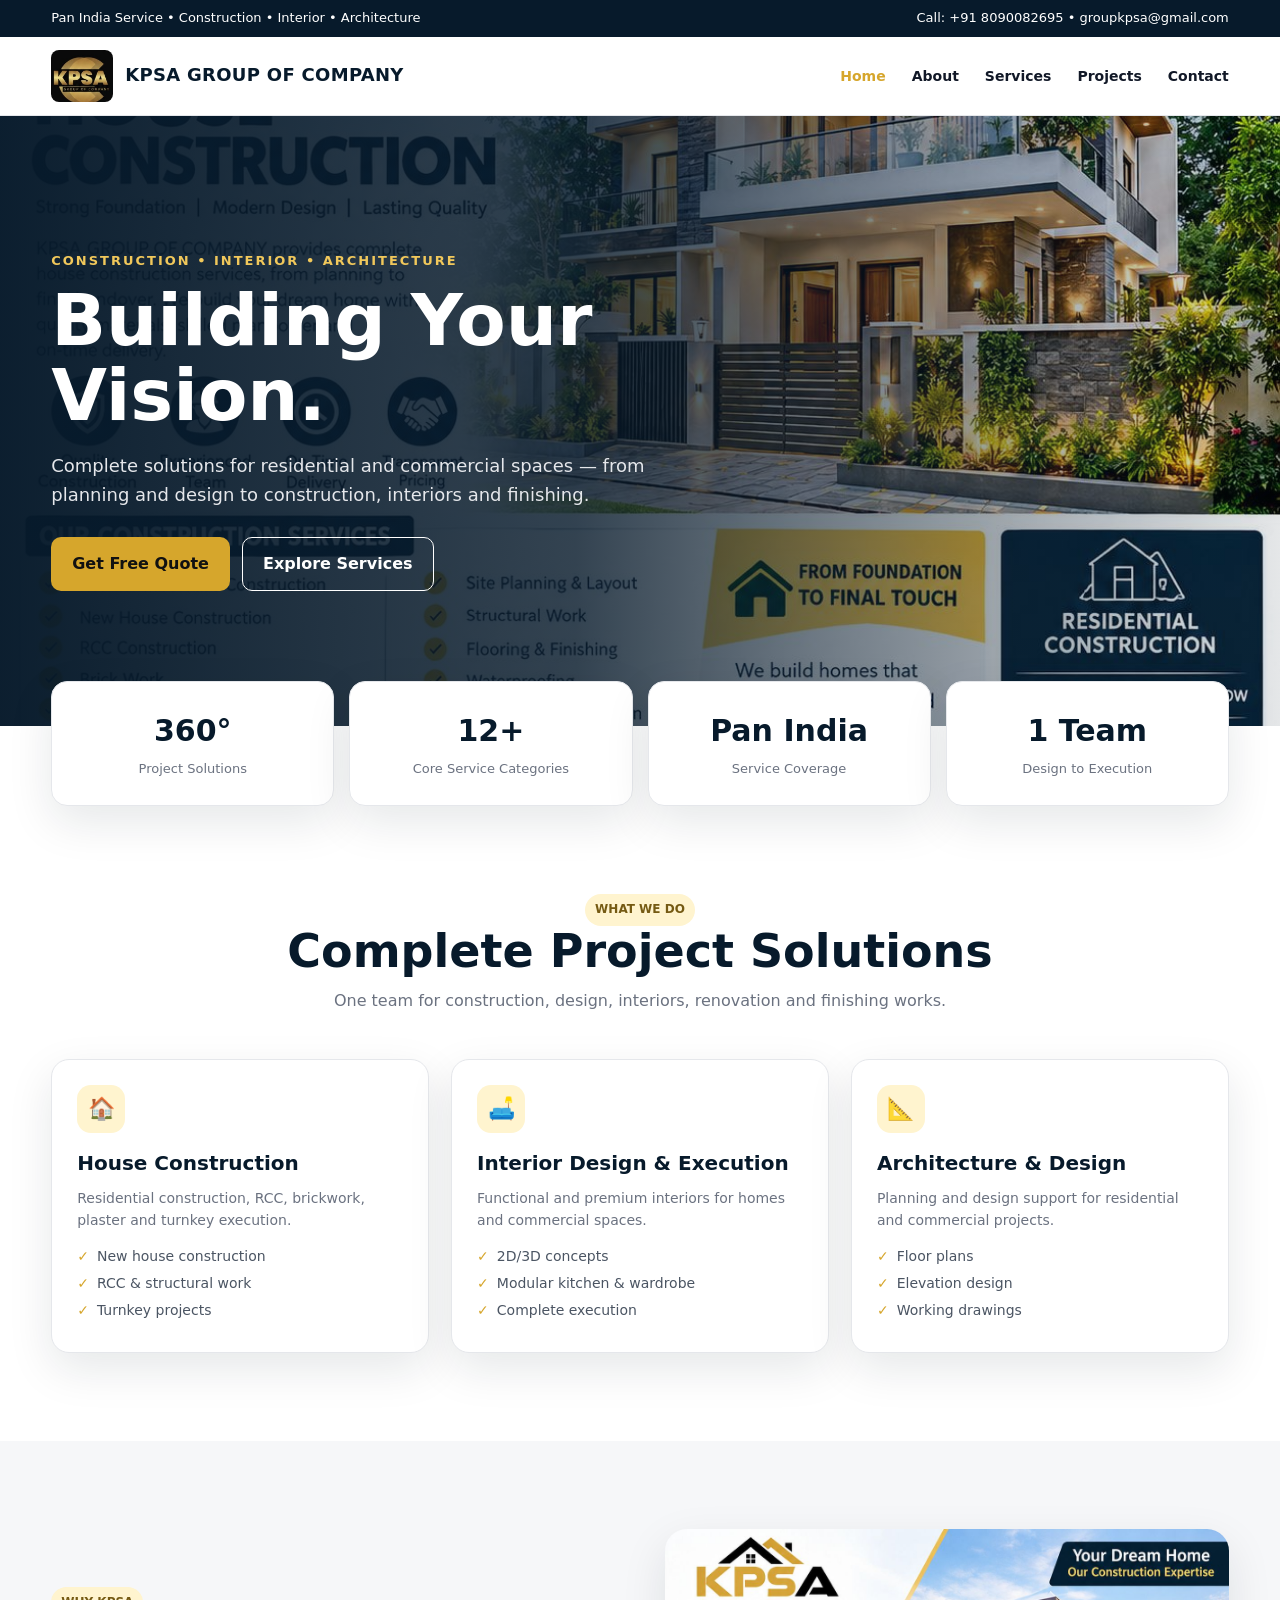
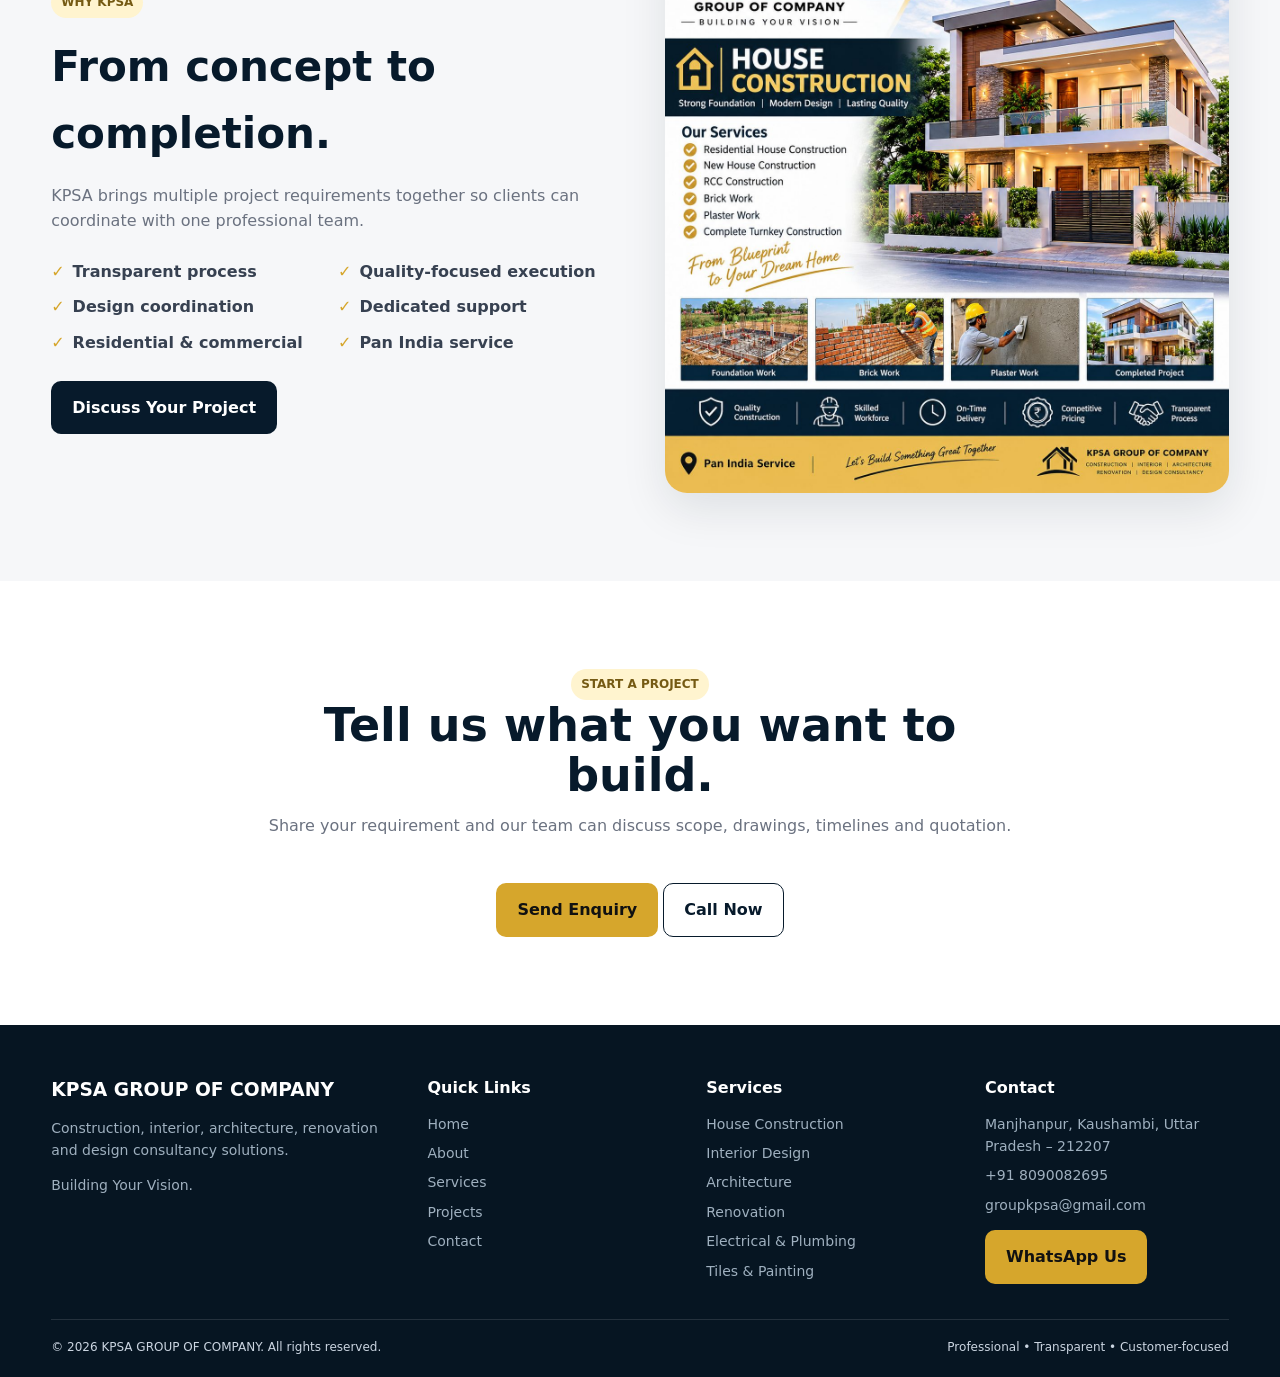
<file: index.html>
<!doctype html>
<html lang="en">
<head>
<meta charset="utf-8">
<meta name="viewport" content="width=device-width,initial-scale=1">
<title>Home | KPSA GROUP OF COMPANY</title>
<meta name="description" content="KPSA Group of Company — construction, interior, architecture, renovation and design consultancy services across India.">
<meta name="theme-color" content="#071a2b">
<link rel="stylesheet" href="styles.css">
</head><body>
<div class="topbar"><div class="container"><span>Pan India Service • Construction • Interior • Architecture</span><span>Call: +91 8090082695 • groupkpsa@gmail.com</span></div></div>
<header class="navbar"><div class="container nav-inner">
<a class="brand" href="index.html"><img src="assets/kpsa-logo.jpg" alt="KPSA Group of Company logo"><span>KPSA GROUP OF COMPANY</span></a>
<nav class="navlinks"><a class="active" href="index.html">Home</a><a class="" href="about.html">About</a><a class="" href="services.html">Services</a><a class="" href="projects.html">Projects</a><a class="" href="contact.html">Contact</a></nav>
<button class="menu" aria-label="Open menu">☰</button>
</div></header>

<section class="hero"><div class="container"><div class="hero-content">
<div class="eyebrow">Construction • Interior • Architecture</div>
<h1>Building Your Vision.</h1>
<p>Complete solutions for residential and commercial spaces — from planning and design to construction, interiors and finishing.</p>
<div class="actions"><a class="btn btn-gold" href="contact.html">Get Free Quote</a><a class="btn btn-outline" style="background:transparent;color:#fff;border-color:#fff" href="services.html">Explore Services</a></div>
</div></div></section>
<section class="container stats">
<div class="stat"><strong>360°</strong><span>Project Solutions</span></div><div class="stat"><strong>12+</strong><span>Core Service Categories</span></div><div class="stat"><strong>Pan India</strong><span>Service Coverage</span></div><div class="stat"><strong>1 Team</strong><span>Design to Execution</span></div>
</section>
<section class="section"><div class="container"><div class="section-head"><span class="badge">WHAT WE DO</span><h2>Complete Project Solutions</h2><p>One team for construction, design, interiors, renovation and finishing works.</p></div>
<div class="grid grid-3">
<div class="card service"><div class="icon">🏠</div><h3>House Construction</h3><p>Residential construction, RCC, brickwork, plaster and turnkey execution.</p><ul><li>New house construction</li><li>RCC & structural work</li><li>Turnkey projects</li></ul></div>
<div class="card service"><div class="icon">🛋️</div><h3>Interior Design & Execution</h3><p>Functional and premium interiors for homes and commercial spaces.</p><ul><li>2D/3D concepts</li><li>Modular kitchen & wardrobe</li><li>Complete execution</li></ul></div>
<div class="card service"><div class="icon">📐</div><h3>Architecture & Design</h3><p>Planning and design support for residential and commercial projects.</p><ul><li>Floor plans</li><li>Elevation design</li><li>Working drawings</li></ul></div>
</div></div></section>
<section class="section alt"><div class="container split"><div><span class="badge">WHY KPSA</span><h2 style="font-size:42px;color:var(--navy);margin:15px 0">From concept to completion.</h2><p style="color:var(--muted)">KPSA brings multiple project requirements together so clients can coordinate with one professional team.</p><div class="checks"><div class="check">Transparent process</div><div class="check">Quality-focused execution</div><div class="check">Design coordination</div><div class="check">Dedicated support</div><div class="check">Residential & commercial</div><div class="check">Pan India service</div></div><a class="btn btn-dark" href="contact.html">Discuss Your Project</a></div><img src="assets/construction.jpg" alt="KPSA construction promotional visual"></div></section>
<section class="section"><div class="container"><div class="section-head"><span class="badge">START A PROJECT</span><h2>Tell us what you want to build.</h2><p>Share your requirement and our team can discuss scope, drawings, timelines and quotation.</p></div><div style="text-align:center"><a class="btn btn-gold" href="contact.html">Send Enquiry</a> <a class="btn btn-outline" href="tel:+918090082695">Call Now</a></div></div></section>
<footer class="footer"><div class="container footer-grid">
<div><h3>KPSA GROUP OF COMPANY</h3><p>Construction, interior, architecture, renovation and design consultancy solutions.</p><p style="margin-top:12px">Building Your Vision.</p></div>
<div><h4>Quick Links</h4><ul><li><a href="index.html">Home</a></li><li><a href="about.html">About</a></li><li><a href="services.html">Services</a></li><li><a href="projects.html">Projects</a></li><li><a href="contact.html">Contact</a></li></ul></div>
<div><h4>Services</h4><ul><li>House Construction</li><li>Interior Design</li><li>Architecture</li><li>Renovation</li><li>Electrical & Plumbing</li><li>Tiles & Painting</li></ul></div>
<div><h4>Contact</h4><ul><li>Manjhanpur, Kaushambi, Uttar Pradesh – 212207</li><li>+91 8090082695</li><li>groupkpsa@gmail.com</li></ul><div style="margin-top:14px"><a class="btn btn-gold" href="https://wa.me/918090082695" target="_blank">WhatsApp Us</a></div></div>
</div><div class="container footer-bottom"><span>© <span data-year></span> KPSA GROUP OF COMPANY. All rights reserved.</span><span>Professional • Transparent • Customer-focused</span></div></footer>
<script src="script.js"></script></body></html>
</file>
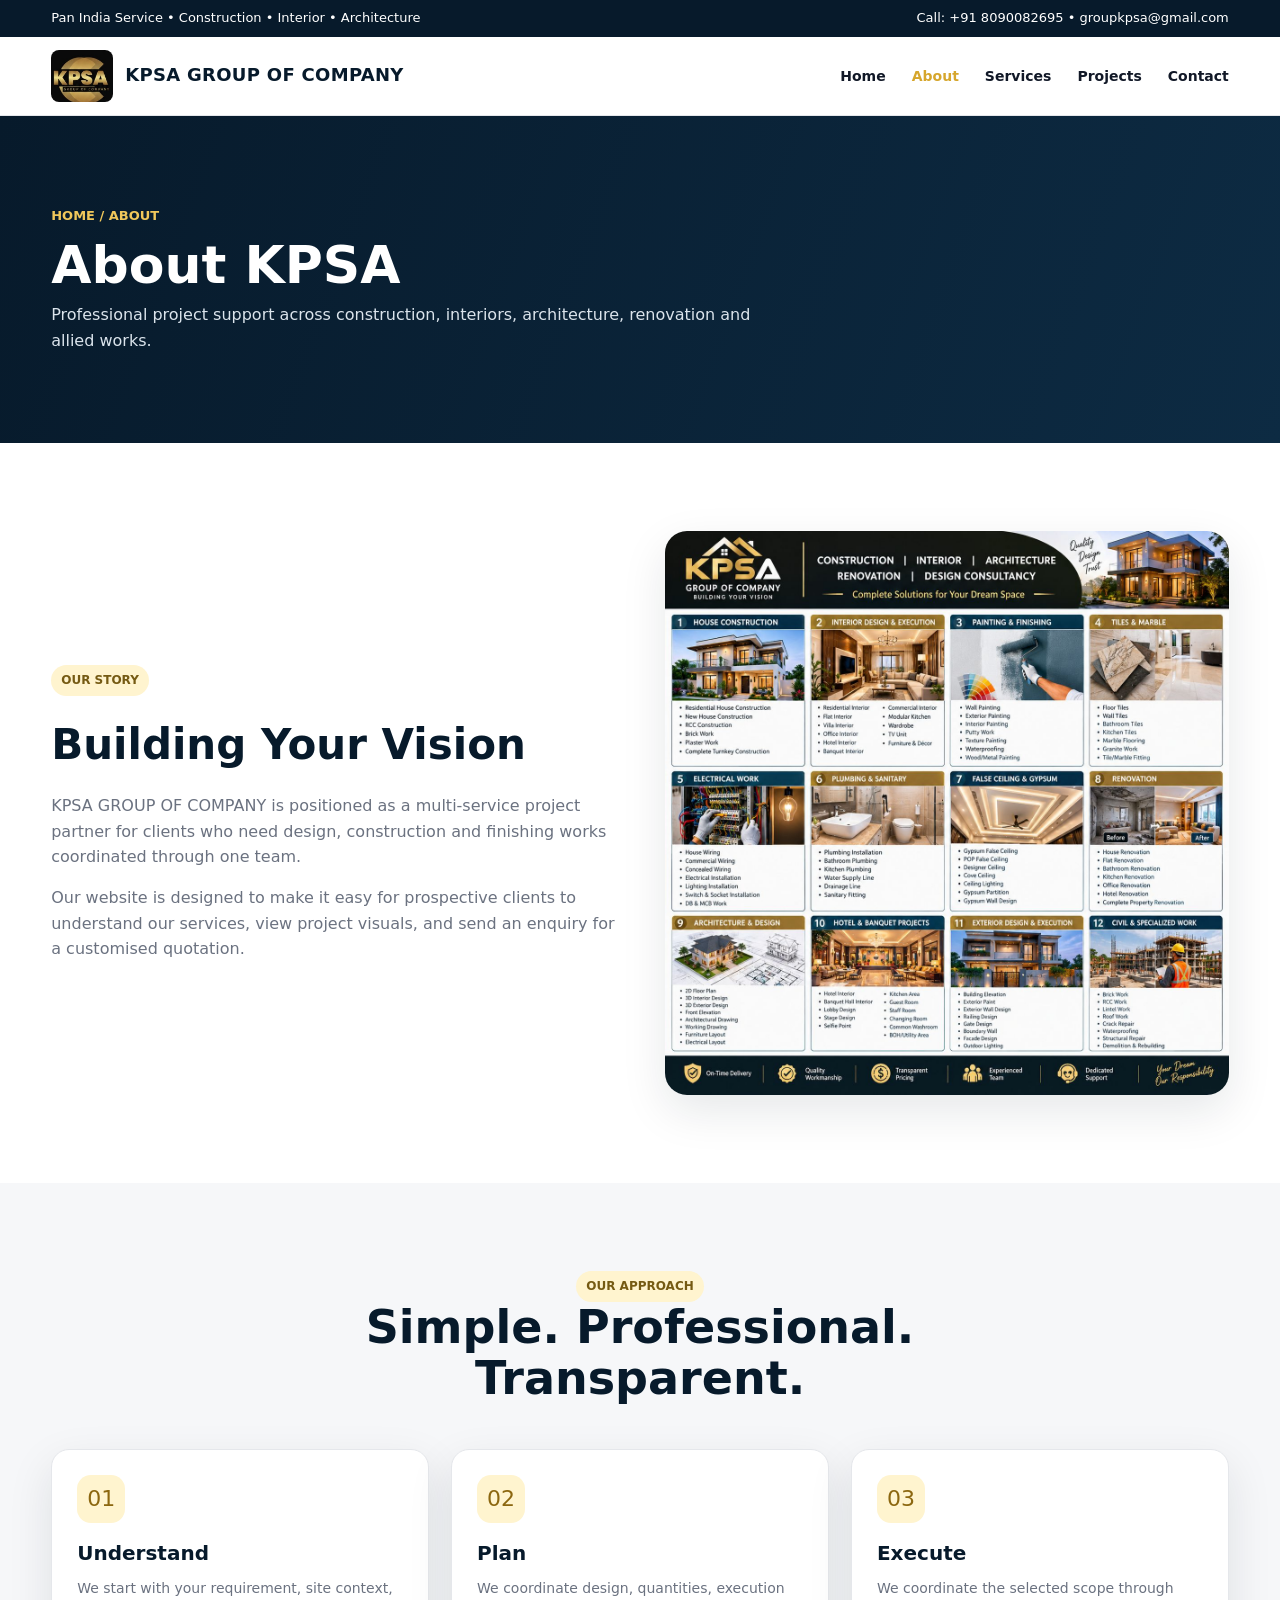
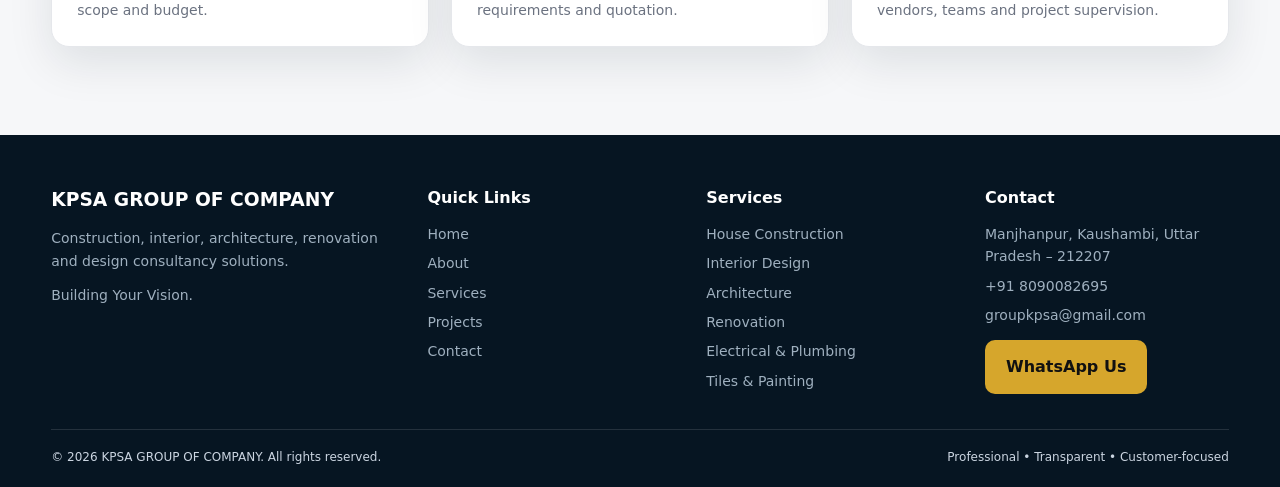
<file: about.html>
<!doctype html>
<html lang="en">
<head>
<meta charset="utf-8">
<meta name="viewport" content="width=device-width,initial-scale=1">
<title>About Us | KPSA GROUP OF COMPANY</title>
<meta name="description" content="About KPSA Group of Company — a construction, interior, architecture and renovation service provider.">
<meta name="theme-color" content="#071a2b">
<link rel="stylesheet" href="styles.css">
</head><body>
<div class="topbar"><div class="container"><span>Pan India Service • Construction • Interior • Architecture</span><span>Call: +91 8090082695 • groupkpsa@gmail.com</span></div></div>
<header class="navbar"><div class="container nav-inner">
<a class="brand" href="index.html"><img src="assets/kpsa-logo.jpg" alt="KPSA Group of Company logo"><span>KPSA GROUP OF COMPANY</span></a>
<nav class="navlinks"><a class="" href="index.html">Home</a><a class="active" href="about.html">About</a><a class="" href="services.html">Services</a><a class="" href="projects.html">Projects</a><a class="" href="contact.html">Contact</a></nav>
<button class="menu" aria-label="Open menu">☰</button>
</div></header>

<section class="page-hero"><div class="container"><div class="breadcrumb">HOME / ABOUT</div><h1>About KPSA</h1><p>Professional project support across construction, interiors, architecture, renovation and allied works.</p></div></section>
<section class="section"><div class="container split"><div><span class="badge">OUR STORY</span><h2 style="font-size:42px;color:var(--navy);margin:15px 0">Building Your Vision</h2><p style="color:var(--muted);margin-bottom:15px">KPSA GROUP OF COMPANY is positioned as a multi-service project partner for clients who need design, construction and finishing works coordinated through one team.</p><p style="color:var(--muted)">Our website is designed to make it easy for prospective clients to understand our services, view project visuals, and send an enquiry for a customised quotation.</p></div><img src="assets/brochure.jpg" alt="KPSA promotional visual"></div></section>
<section class="section alt"><div class="container"><div class="section-head"><span class="badge">OUR APPROACH</span><h2>Simple. Professional. Transparent.</h2></div><div class="grid grid-3"><div class="card service"><div class="icon">01</div><h3>Understand</h3><p>We start with your requirement, site context, scope and budget.</p></div><div class="card service"><div class="icon">02</div><h3>Plan</h3><p>We coordinate design, quantities, execution requirements and quotation.</p></div><div class="card service"><div class="icon">03</div><h3>Execute</h3><p>We coordinate the selected scope through vendors, teams and project supervision.</p></div></div></div></section>
<footer class="footer"><div class="container footer-grid">
<div><h3>KPSA GROUP OF COMPANY</h3><p>Construction, interior, architecture, renovation and design consultancy solutions.</p><p style="margin-top:12px">Building Your Vision.</p></div>
<div><h4>Quick Links</h4><ul><li><a href="index.html">Home</a></li><li><a href="about.html">About</a></li><li><a href="services.html">Services</a></li><li><a href="projects.html">Projects</a></li><li><a href="contact.html">Contact</a></li></ul></div>
<div><h4>Services</h4><ul><li>House Construction</li><li>Interior Design</li><li>Architecture</li><li>Renovation</li><li>Electrical & Plumbing</li><li>Tiles & Painting</li></ul></div>
<div><h4>Contact</h4><ul><li>Manjhanpur, Kaushambi, Uttar Pradesh – 212207</li><li>+91 8090082695</li><li>groupkpsa@gmail.com</li></ul><div style="margin-top:14px"><a class="btn btn-gold" href="https://wa.me/918090082695" target="_blank">WhatsApp Us</a></div></div>
</div><div class="container footer-bottom"><span>© <span data-year></span> KPSA GROUP OF COMPANY. All rights reserved.</span><span>Professional • Transparent • Customer-focused</span></div></footer>
<script src="script.js"></script></body></html>
</file>
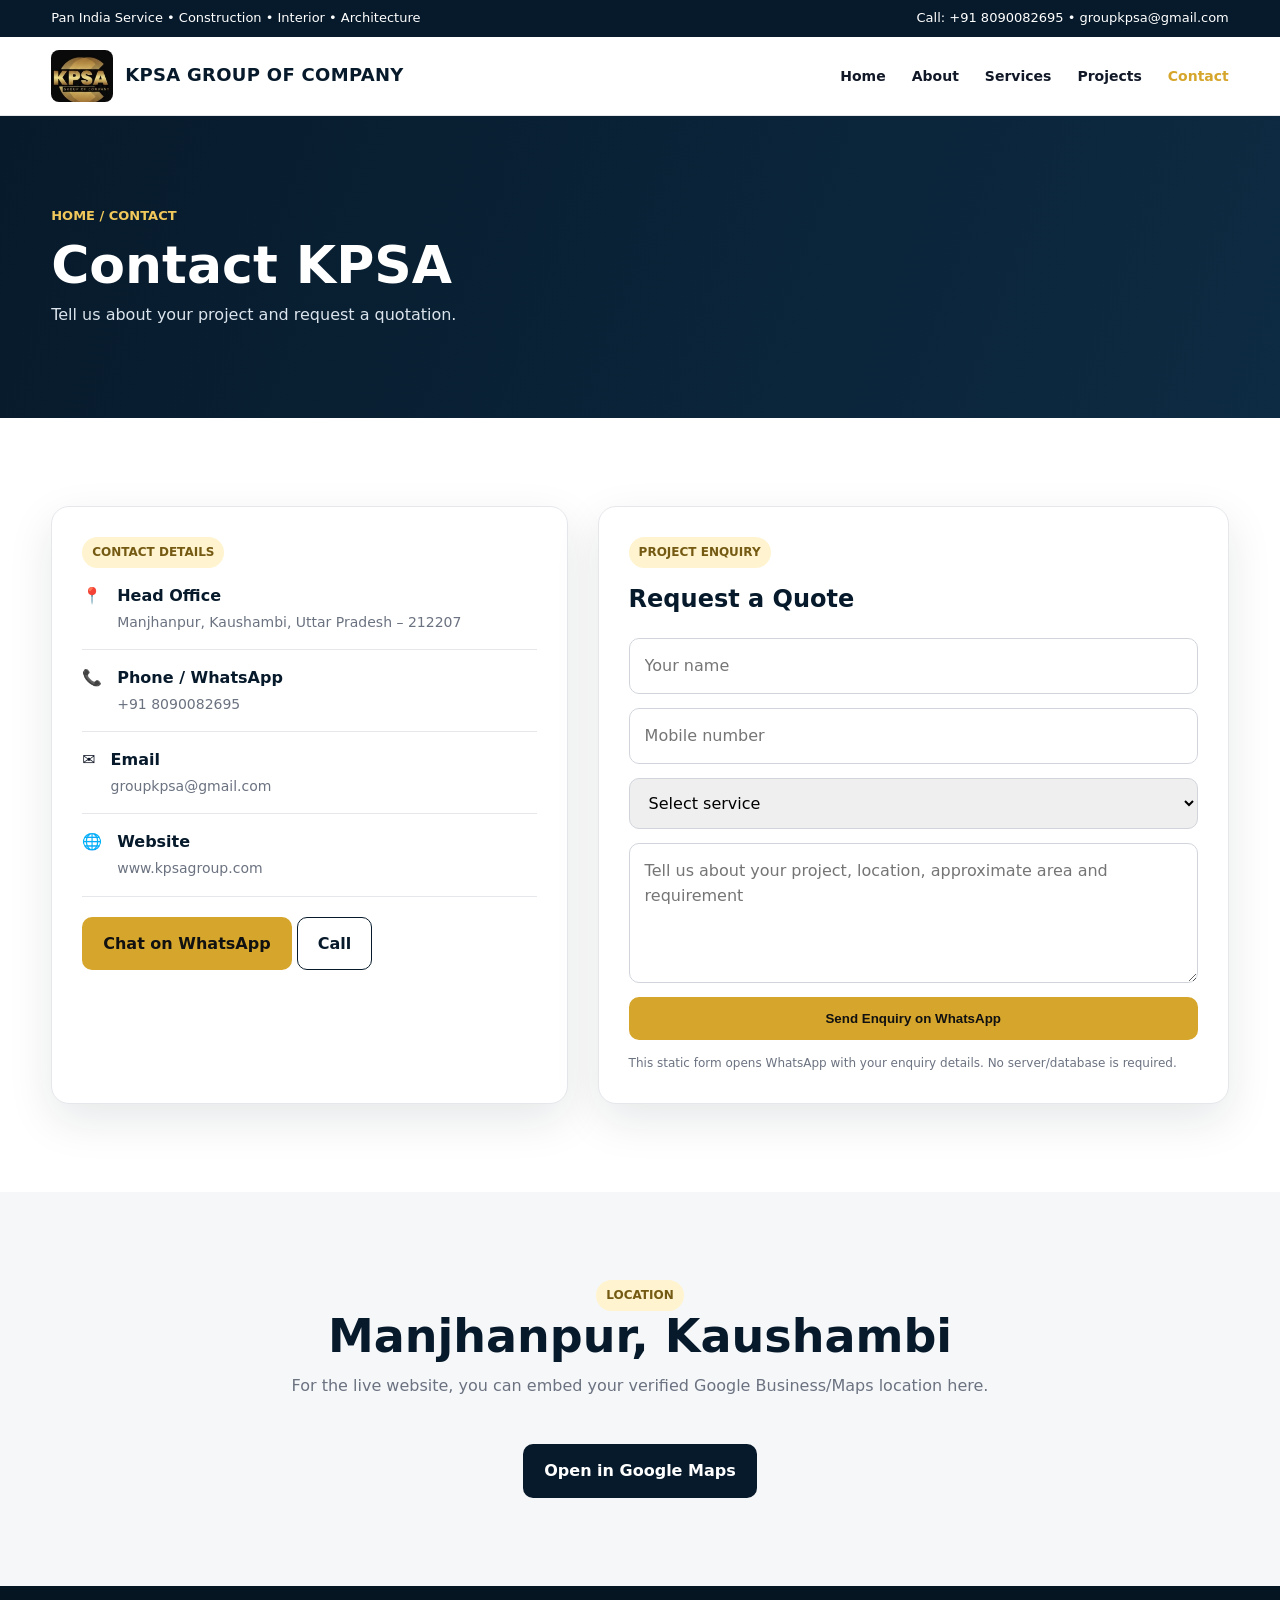
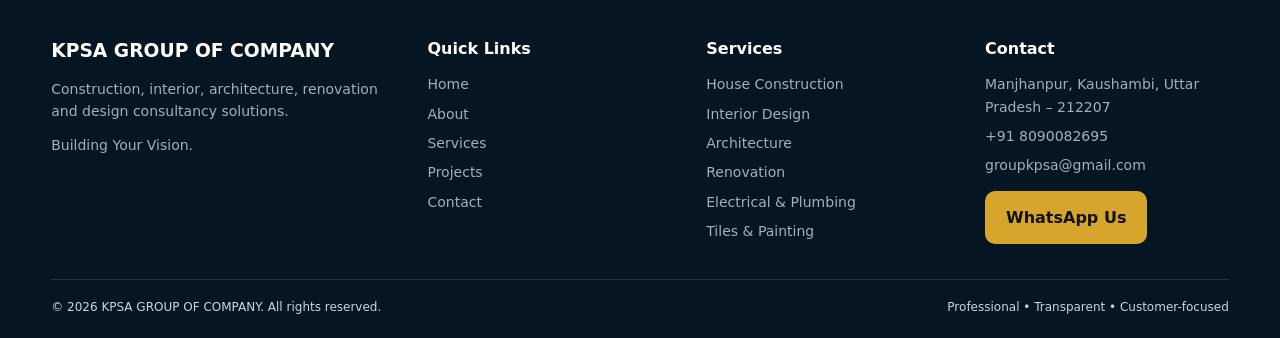
<file: contact.html>
<!doctype html>
<html lang="en">
<head>
<meta charset="utf-8">
<meta name="viewport" content="width=device-width,initial-scale=1">
<title>Contact | KPSA GROUP OF COMPANY</title>
<meta name="description" content="Contact KPSA Group of Company for construction, interior, architecture, renovation and design consultancy enquiries.">
<meta name="theme-color" content="#071a2b">
<link rel="stylesheet" href="styles.css">
</head><body>
<div class="topbar"><div class="container"><span>Pan India Service • Construction • Interior • Architecture</span><span>Call: +91 8090082695 • groupkpsa@gmail.com</span></div></div>
<header class="navbar"><div class="container nav-inner">
<a class="brand" href="index.html"><img src="assets/kpsa-logo.jpg" alt="KPSA Group of Company logo"><span>KPSA GROUP OF COMPANY</span></a>
<nav class="navlinks"><a class="" href="index.html">Home</a><a class="" href="about.html">About</a><a class="" href="services.html">Services</a><a class="" href="projects.html">Projects</a><a class="active" href="contact.html">Contact</a></nav>
<button class="menu" aria-label="Open menu">☰</button>
</div></header>

<section class="page-hero"><div class="container"><div class="breadcrumb">HOME / CONTACT</div><h1>Contact KPSA</h1><p>Tell us about your project and request a quotation.</p></div></section>
<section class="section"><div class="container contact-grid">
<div class="card contact-card"><span class="badge">CONTACT DETAILS</span><div class="info-row"><div>📍</div><div><b>Head Office</b><span>Manjhanpur, Kaushambi, Uttar Pradesh – 212207</span></div></div><div class="info-row"><div>📞</div><div><b>Phone / WhatsApp</b><span>+91 8090082695</span></div></div><div class="info-row"><div>✉️</div><div><b>Email</b><span>groupkpsa@gmail.com</span></div></div><div class="info-row"><div>🌐</div><div><b>Website</b><span>www.kpsagroup.com</span></div></div><div style="margin-top:20px"><a class="btn btn-gold" href="https://wa.me/918090082695" target="_blank">Chat on WhatsApp</a> <a class="btn btn-outline" href="tel:+918090082695">Call</a></div></div>
<div class="card contact-card"><span class="badge">PROJECT ENQUIRY</span><h2 style="color:var(--navy);margin:12px 0 20px">Request a Quote</h2><form onsubmit="sendWhatsApp(event)"><input name="name" required placeholder="Your name"><input name="phone" required placeholder="Mobile number"><select name="service" required><option value="">Select service</option><option>House Construction</option><option>Interior Design & Execution</option><option>Architecture & Design</option><option>Renovation</option><option>Painting & Finishing</option><option>Tiles & Marble</option><option>Electrical Work</option><option>Plumbing & Sanitary</option><option>False Ceiling & Gypsum</option><option>Hotel & Banquet Project</option><option>Civil Work</option><option>Other</option></select><textarea name="message" required placeholder="Tell us about your project, location, approximate area and requirement"></textarea><button class="btn btn-gold" type="submit">Send Enquiry on WhatsApp</button><p style="font-size:12px;color:var(--muted)">This static form opens WhatsApp with your enquiry details. No server/database is required.</p></form></div>
</div></section>
<section class="section alt"><div class="container"><div class="section-head"><span class="badge">LOCATION</span><h2>Manjhanpur, Kaushambi</h2><p>For the live website, you can embed your verified Google Business/Maps location here.</p></div><div style="text-align:center"><a class="btn btn-dark" target="_blank" href="https://www.google.com/maps/search/?api=1&query=Manjhanpur%2C%20Kaushambi%2C%20Uttar%20Pradesh%20212207">Open in Google Maps</a></div></div></section>
<footer class="footer"><div class="container footer-grid">
<div><h3>KPSA GROUP OF COMPANY</h3><p>Construction, interior, architecture, renovation and design consultancy solutions.</p><p style="margin-top:12px">Building Your Vision.</p></div>
<div><h4>Quick Links</h4><ul><li><a href="index.html">Home</a></li><li><a href="about.html">About</a></li><li><a href="services.html">Services</a></li><li><a href="projects.html">Projects</a></li><li><a href="contact.html">Contact</a></li></ul></div>
<div><h4>Services</h4><ul><li>House Construction</li><li>Interior Design</li><li>Architecture</li><li>Renovation</li><li>Electrical & Plumbing</li><li>Tiles & Painting</li></ul></div>
<div><h4>Contact</h4><ul><li>Manjhanpur, Kaushambi, Uttar Pradesh – 212207</li><li>+91 8090082695</li><li>groupkpsa@gmail.com</li></ul><div style="margin-top:14px"><a class="btn btn-gold" href="https://wa.me/918090082695" target="_blank">WhatsApp Us</a></div></div>
</div><div class="container footer-bottom"><span>© <span data-year></span> KPSA GROUP OF COMPANY. All rights reserved.</span><span>Professional • Transparent • Customer-focused</span></div></footer>
<script src="script.js"></script></body></html>
</file>
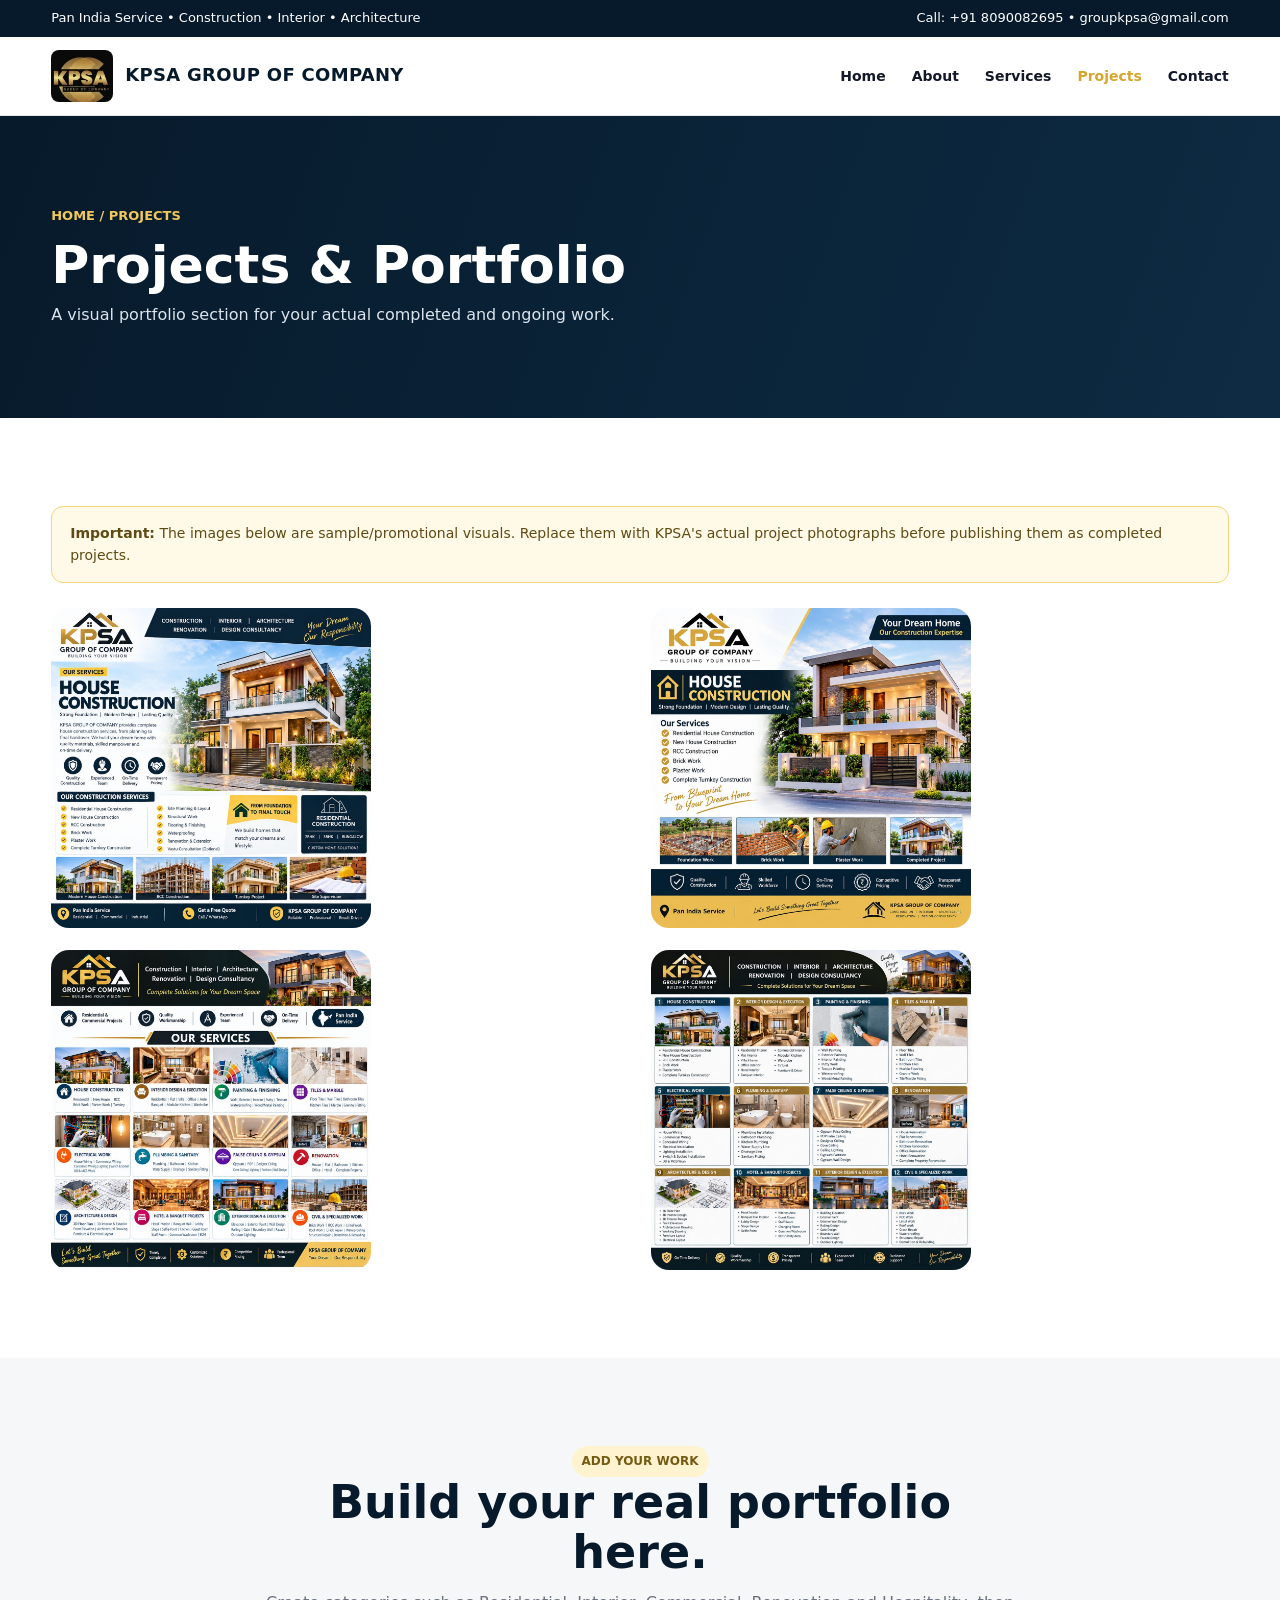
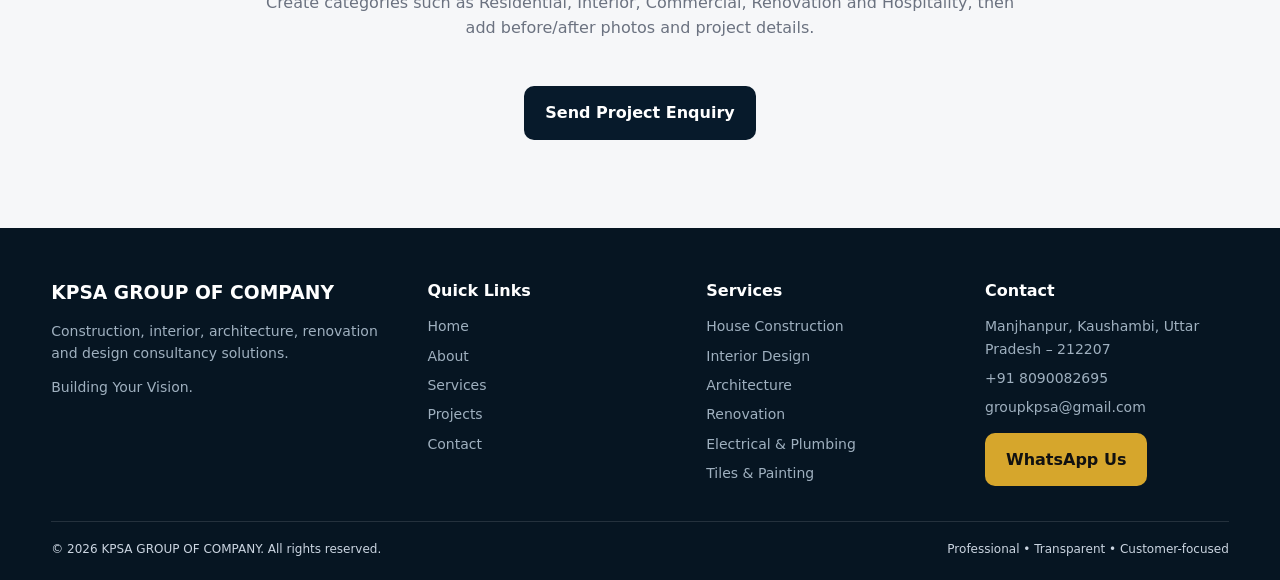
<file: projects.html>
<!doctype html>
<html lang="en">
<head>
<meta charset="utf-8">
<meta name="viewport" content="width=device-width,initial-scale=1">
<title>Projects | KPSA GROUP OF COMPANY</title>
<meta name="description" content="KPSA project gallery — sample visuals for construction, interior, renovation and architecture. Replace with actual project photos.">
<meta name="theme-color" content="#071a2b">
<link rel="stylesheet" href="styles.css">
</head><body>
<div class="topbar"><div class="container"><span>Pan India Service • Construction • Interior • Architecture</span><span>Call: +91 8090082695 • groupkpsa@gmail.com</span></div></div>
<header class="navbar"><div class="container nav-inner">
<a class="brand" href="index.html"><img src="assets/kpsa-logo.jpg" alt="KPSA Group of Company logo"><span>KPSA GROUP OF COMPANY</span></a>
<nav class="navlinks"><a class="" href="index.html">Home</a><a class="" href="about.html">About</a><a class="" href="services.html">Services</a><a class="active" href="projects.html">Projects</a><a class="" href="contact.html">Contact</a></nav>
<button class="menu" aria-label="Open menu">☰</button>
</div></header>

<section class="page-hero"><div class="container"><div class="breadcrumb">HOME / PROJECTS</div><h1>Projects & Portfolio</h1><p>A visual portfolio section for your actual completed and ongoing work.</p></div></section>
<section class="section"><div class="container"><div class="notice"><strong>Important:</strong> The images below are sample/promotional visuals. Replace them with KPSA's actual project photographs before publishing them as completed projects.</div><div class="gallery">
<img src="assets/hero.jpg" alt="Sample residential construction visual">
<img src="assets/construction.jpg" alt="Sample house construction visual">
<img src="assets/services.jpg" alt="Sample construction and interior visual">
<img src="assets/brochure.jpg" alt="Sample KPSA service visual">
</div></div></section>
<section class="section alt"><div class="container"><div class="section-head"><span class="badge">ADD YOUR WORK</span><h2>Build your real portfolio here.</h2><p>Create categories such as Residential, Interior, Commercial, Renovation and Hospitality, then add before/after photos and project details.</p></div><div style="text-align:center"><a class="btn btn-dark" href="contact.html">Send Project Enquiry</a></div></div></section>
<footer class="footer"><div class="container footer-grid">
<div><h3>KPSA GROUP OF COMPANY</h3><p>Construction, interior, architecture, renovation and design consultancy solutions.</p><p style="margin-top:12px">Building Your Vision.</p></div>
<div><h4>Quick Links</h4><ul><li><a href="index.html">Home</a></li><li><a href="about.html">About</a></li><li><a href="services.html">Services</a></li><li><a href="projects.html">Projects</a></li><li><a href="contact.html">Contact</a></li></ul></div>
<div><h4>Services</h4><ul><li>House Construction</li><li>Interior Design</li><li>Architecture</li><li>Renovation</li><li>Electrical & Plumbing</li><li>Tiles & Painting</li></ul></div>
<div><h4>Contact</h4><ul><li>Manjhanpur, Kaushambi, Uttar Pradesh – 212207</li><li>+91 8090082695</li><li>groupkpsa@gmail.com</li></ul><div style="margin-top:14px"><a class="btn btn-gold" href="https://wa.me/918090082695" target="_blank">WhatsApp Us</a></div></div>
</div><div class="container footer-bottom"><span>© <span data-year></span> KPSA GROUP OF COMPANY. All rights reserved.</span><span>Professional • Transparent • Customer-focused</span></div></footer>
<script src="script.js"></script></body></html>
</file>
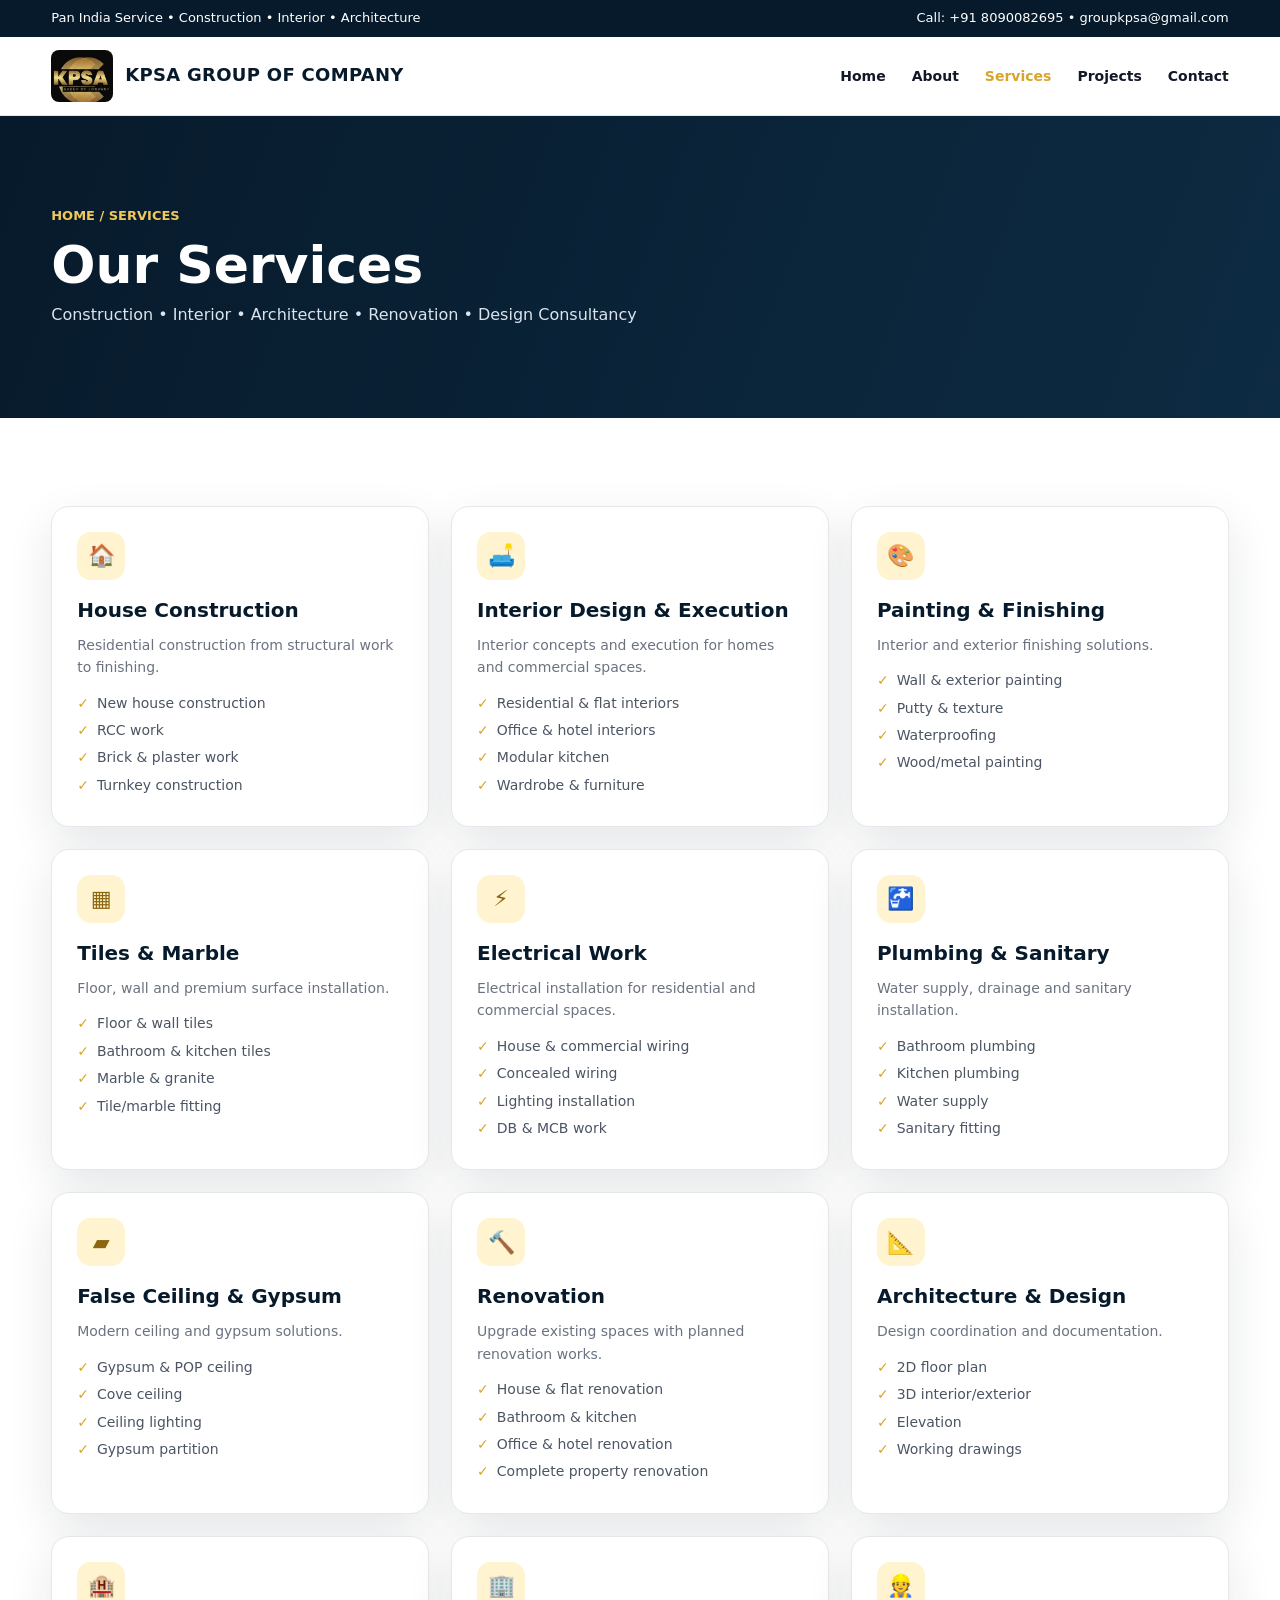
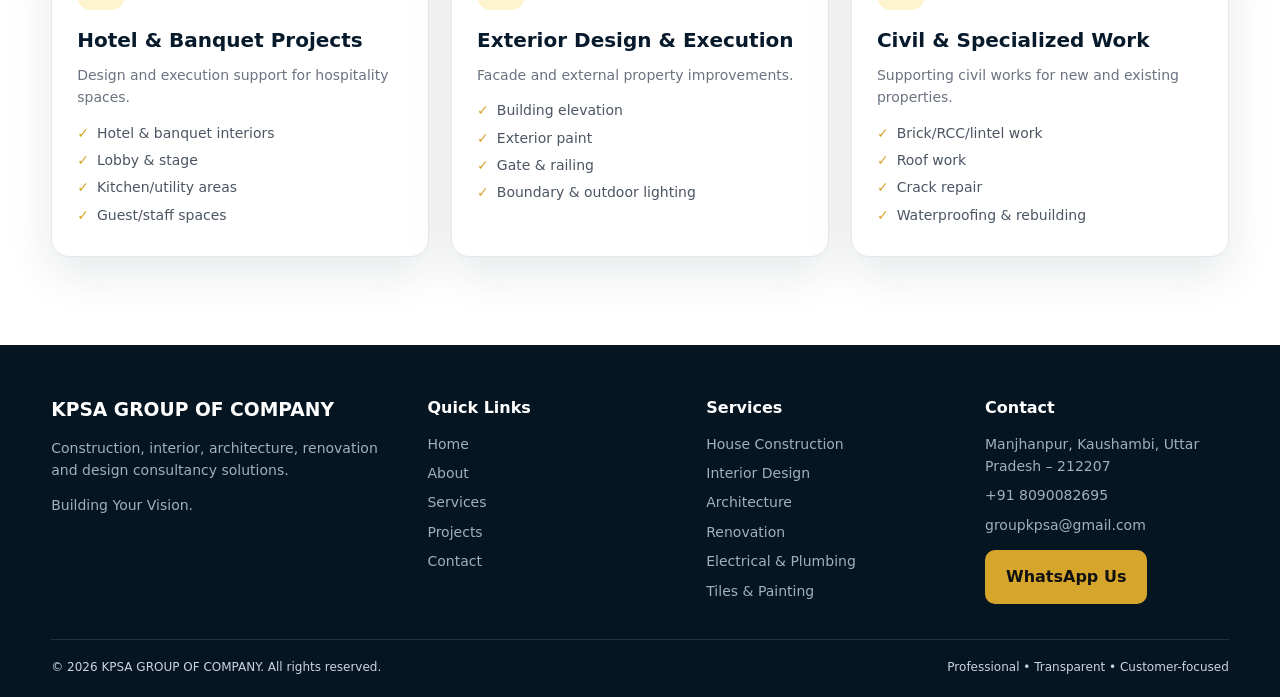
<file: services.html>
<!doctype html>
<html lang="en">
<head>
<meta charset="utf-8">
<meta name="viewport" content="width=device-width,initial-scale=1">
<title>Services | KPSA GROUP OF COMPANY</title>
<meta name="description" content="KPSA services: house construction, interior design, architecture, painting, tiles, electrical, plumbing, false ceiling, renovation and civil works.">
<meta name="theme-color" content="#071a2b">
<link rel="stylesheet" href="styles.css">
</head><body>
<div class="topbar"><div class="container"><span>Pan India Service • Construction • Interior • Architecture</span><span>Call: +91 8090082695 • groupkpsa@gmail.com</span></div></div>
<header class="navbar"><div class="container nav-inner">
<a class="brand" href="index.html"><img src="assets/kpsa-logo.jpg" alt="KPSA Group of Company logo"><span>KPSA GROUP OF COMPANY</span></a>
<nav class="navlinks"><a class="" href="index.html">Home</a><a class="" href="about.html">About</a><a class="active" href="services.html">Services</a><a class="" href="projects.html">Projects</a><a class="" href="contact.html">Contact</a></nav>
<button class="menu" aria-label="Open menu">☰</button>
</div></header>

<section class="page-hero"><div class="container"><div class="breadcrumb">HOME / SERVICES</div><h1>Our Services</h1><p>Construction • Interior • Architecture • Renovation • Design Consultancy</p></div></section>
<section class="section"><div class="container"><div class="grid grid-3">
<div class="card service"><div class="icon">🏠</div><h3>House Construction</h3><p>Residential construction from structural work to finishing.</p><ul><li>New house construction</li><li>RCC work</li><li>Brick & plaster work</li><li>Turnkey construction</li></ul></div>
<div class="card service"><div class="icon">🛋️</div><h3>Interior Design & Execution</h3><p>Interior concepts and execution for homes and commercial spaces.</p><ul><li>Residential & flat interiors</li><li>Office & hotel interiors</li><li>Modular kitchen</li><li>Wardrobe & furniture</li></ul></div>
<div class="card service"><div class="icon">🎨</div><h3>Painting & Finishing</h3><p>Interior and exterior finishing solutions.</p><ul><li>Wall & exterior painting</li><li>Putty & texture</li><li>Waterproofing</li><li>Wood/metal painting</li></ul></div>
<div class="card service"><div class="icon">▦</div><h3>Tiles & Marble</h3><p>Floor, wall and premium surface installation.</p><ul><li>Floor & wall tiles</li><li>Bathroom & kitchen tiles</li><li>Marble & granite</li><li>Tile/marble fitting</li></ul></div>
<div class="card service"><div class="icon">⚡</div><h3>Electrical Work</h3><p>Electrical installation for residential and commercial spaces.</p><ul><li>House & commercial wiring</li><li>Concealed wiring</li><li>Lighting installation</li><li>DB & MCB work</li></ul></div>
<div class="card service"><div class="icon">🚰</div><h3>Plumbing & Sanitary</h3><p>Water supply, drainage and sanitary installation.</p><ul><li>Bathroom plumbing</li><li>Kitchen plumbing</li><li>Water supply</li><li>Sanitary fitting</li></ul></div>
<div class="card service"><div class="icon">▰</div><h3>False Ceiling & Gypsum</h3><p>Modern ceiling and gypsum solutions.</p><ul><li>Gypsum & POP ceiling</li><li>Cove ceiling</li><li>Ceiling lighting</li><li>Gypsum partition</li></ul></div>
<div class="card service"><div class="icon">🔨</div><h3>Renovation</h3><p>Upgrade existing spaces with planned renovation works.</p><ul><li>House & flat renovation</li><li>Bathroom & kitchen</li><li>Office & hotel renovation</li><li>Complete property renovation</li></ul></div>
<div class="card service"><div class="icon">📐</div><h3>Architecture & Design</h3><p>Design coordination and documentation.</p><ul><li>2D floor plan</li><li>3D interior/exterior</li><li>Elevation</li><li>Working drawings</li></ul></div>
<div class="card service"><div class="icon">🏨</div><h3>Hotel & Banquet Projects</h3><p>Design and execution support for hospitality spaces.</p><ul><li>Hotel & banquet interiors</li><li>Lobby & stage</li><li>Kitchen/utility areas</li><li>Guest/staff spaces</li></ul></div>
<div class="card service"><div class="icon">🏢</div><h3>Exterior Design & Execution</h3><p>Facade and external property improvements.</p><ul><li>Building elevation</li><li>Exterior paint</li><li>Gate & railing</li><li>Boundary & outdoor lighting</li></ul></div>
<div class="card service"><div class="icon">👷</div><h3>Civil & Specialized Work</h3><p>Supporting civil works for new and existing properties.</p><ul><li>Brick/RCC/lintel work</li><li>Roof work</li><li>Crack repair</li><li>Waterproofing & rebuilding</li></ul></div>
</div></div></section>
<footer class="footer"><div class="container footer-grid">
<div><h3>KPSA GROUP OF COMPANY</h3><p>Construction, interior, architecture, renovation and design consultancy solutions.</p><p style="margin-top:12px">Building Your Vision.</p></div>
<div><h4>Quick Links</h4><ul><li><a href="index.html">Home</a></li><li><a href="about.html">About</a></li><li><a href="services.html">Services</a></li><li><a href="projects.html">Projects</a></li><li><a href="contact.html">Contact</a></li></ul></div>
<div><h4>Services</h4><ul><li>House Construction</li><li>Interior Design</li><li>Architecture</li><li>Renovation</li><li>Electrical & Plumbing</li><li>Tiles & Painting</li></ul></div>
<div><h4>Contact</h4><ul><li>Manjhanpur, Kaushambi, Uttar Pradesh – 212207</li><li>+91 8090082695</li><li>groupkpsa@gmail.com</li></ul><div style="margin-top:14px"><a class="btn btn-gold" href="https://wa.me/918090082695" target="_blank">WhatsApp Us</a></div></div>
</div><div class="container footer-bottom"><span>© <span data-year></span> KPSA GROUP OF COMPANY. All rights reserved.</span><span>Professional • Transparent • Customer-focused</span></div></footer>
<script src="script.js"></script></body></html>
</file>
<file: styles.css>
:root{
  --navy:#071a2b;
  --navy2:#0d2b43;
  --gold:#d6a62c;
  --gold2:#f1c85b;
  --white:#fff;
  --muted:#6b7280;
  --light:#f6f7f9;
  --dark:#111827;
  --border:#e5e7eb;
  --shadow:0 16px 45px rgba(7,26,43,.10);
  --radius:18px;
}
*{box-sizing:border-box;margin:0;padding:0}
html{scroll-behavior:smooth}
body{font-family:Inter,system-ui,-apple-system,Segoe UI,Roboto,Arial,sans-serif;color:var(--dark);line-height:1.6;background:#fff}
a{text-decoration:none;color:inherit}
img{max-width:100%;display:block}
.container{width:min(1180px,92%);margin:auto}
.topbar{background:var(--navy);color:#fff;font-size:13px}
.topbar .container{display:flex;justify-content:space-between;gap:20px;padding:8px 0}
.navbar{position:sticky;top:0;z-index:100;background:rgba(255,255,255,.96);backdrop-filter:blur(10px);border-bottom:1px solid var(--border)}
.nav-inner{height:78px;display:flex;align-items:center;justify-content:space-between}
.brand{display:flex;align-items:center;gap:12px;font-weight:900;letter-spacing:.3px}
.brand img{width:62px;height:52px;object-fit:cover;border-radius:8px}
.brand span{font-size:18px;color:var(--navy)}
.navlinks{display:flex;align-items:center;gap:26px;font-weight:700;font-size:14px}
.navlinks a:hover,.navlinks a.active{color:var(--gold)}
.menu{display:none;background:none;border:0;font-size:28px;color:var(--navy)}
.btn{display:inline-flex;align-items:center;justify-content:center;gap:9px;padding:13px 20px;border-radius:10px;font-weight:800;border:1px solid transparent;cursor:pointer;transition:.2s}
.btn-gold{background:var(--gold);color:#111}
.btn-gold:hover{background:var(--gold2);transform:translateY(-1px)}
.btn-dark{background:var(--navy);color:#fff}
.btn-outline{border-color:var(--navy);color:var(--navy);background:#fff}
.btn-outline:hover{background:var(--navy);color:#fff}
.hero{min-height:610px;display:grid;place-items:center;background:linear-gradient(90deg,rgba(7,26,43,.98) 0%,rgba(7,26,43,.82) 45%,rgba(7,26,43,.10) 100%),url('assets/hero.jpg') center/cover}
.hero-content{color:#fff;padding:80px 0;max-width:690px}
.eyebrow{color:var(--gold2);font-weight:900;letter-spacing:2px;text-transform:uppercase;font-size:13px;margin-bottom:12px}
h1{font-size:clamp(40px,6vw,72px);line-height:1.03;margin-bottom:20px}
.hero p{font-size:18px;color:#e5e7eb;max-width:620px;margin-bottom:28px}
.actions{display:flex;flex-wrap:wrap;gap:12px}
.section{padding:88px 0}
.section.alt{background:var(--light)}
.section-head{text-align:center;max-width:760px;margin:0 auto 45px}
.section-head h2{font-size:clamp(30px,4vw,46px);color:var(--navy);line-height:1.1;margin-bottom:12px}
.section-head p{color:var(--muted)}
.grid{display:grid;gap:22px}
.grid-3{grid-template-columns:repeat(3,1fr)}
.grid-4{grid-template-columns:repeat(4,1fr)}
.card{background:#fff;border:1px solid var(--border);border-radius:var(--radius);overflow:hidden;box-shadow:var(--shadow)}
.card img{width:100%;height:210px;object-fit:cover}
.card-body{padding:22px}
.card h3{color:var(--navy);font-size:20px;margin-bottom:8px}
.card p{color:var(--muted);font-size:14px}
.icon{width:48px;height:48px;border-radius:14px;background:#fff4cf;color:#8c6710;display:grid;place-items:center;font-size:22px;margin-bottom:14px}
.service{padding:25px}
.service ul{list-style:none;margin-top:13px}
.service li{font-size:14px;color:#4b5563;margin:5px 0}
.service li::before{content:"✓";color:var(--gold);font-weight:900;margin-right:8px}
.stats{display:grid;grid-template-columns:repeat(4,1fr);gap:15px;margin-top:-45px;position:relative}
.stat{background:#fff;border-radius:16px;padding:25px;text-align:center;box-shadow:var(--shadow);border:1px solid var(--border)}
.stat strong{display:block;font-size:30px;color:var(--navy)}
.stat span{font-size:13px;color:var(--muted)}
.split{display:grid;grid-template-columns:1fr 1fr;gap:50px;align-items:center}
.split img{border-radius:22px;box-shadow:var(--shadow)}
.checks{display:grid;grid-template-columns:1fr 1fr;gap:10px;margin:25px 0}
.check{font-weight:700;color:#374151}
.check::before{content:"✓";color:var(--gold);margin-right:8px}
.page-hero{background:linear-gradient(110deg,var(--navy),var(--navy2));color:#fff;padding:90px 0}
.page-hero h1{font-size:52px;margin-bottom:10px}
.page-hero p{color:#dbe4ec;max-width:700px}
.breadcrumb{font-size:13px;color:var(--gold2);font-weight:800;margin-bottom:12px}
.contact-grid{display:grid;grid-template-columns:.9fr 1.1fr;gap:30px}
.contact-card{padding:30px}
.info-row{display:flex;gap:15px;padding:15px 0;border-bottom:1px solid var(--border)}
.info-row:last-child{border-bottom:0}
.info-row b{display:block;color:var(--navy)}
.info-row span{color:var(--muted);font-size:14px}
form{display:grid;gap:14px}
input,textarea,select{width:100%;padding:14px 15px;border:1px solid #d1d5db;border-radius:10px;font:inherit;outline:none}
input:focus,textarea:focus,select:focus{border-color:var(--gold);box-shadow:0 0 0 3px rgba(214,166,44,.14)}
textarea{min-height:140px;resize:vertical}
.footer{background:#061522;color:#cbd5e1;padding:50px 0 20px}
.footer-grid{display:grid;grid-template-columns:1.4fr 1fr 1fr 1fr;gap:35px}
.footer h3,.footer h4{color:#fff;margin-bottom:12px}
.footer p,.footer li{font-size:14px;color:#9fb0bf}
.footer ul{list-style:none;display:grid;gap:7px}
.footer-bottom{border-top:1px solid rgba(255,255,255,.12);margin-top:35px;padding-top:18px;display:flex;justify-content:space-between;gap:15px;font-size:12px}
.badge{display:inline-block;padding:6px 10px;border-radius:999px;background:#fff4cf;color:#755a13;font-size:12px;font-weight:900}
.gallery{display:grid;grid-template-columns:repeat(2,1fr);gap:22px}
.gallery img{height:320px;object-fit:cover;border-radius:18px}
.notice{background:#fff9e7;border:1px solid #f1d57a;padding:15px 18px;border-radius:12px;color:#5f4a13;margin-bottom:25px;font-size:14px}
@media(max-width:900px){
  .navlinks{display:none;position:absolute;left:0;right:0;top:78px;background:#fff;padding:20px;flex-direction:column;align-items:flex-start;border-bottom:1px solid var(--border)}
  .navlinks.open{display:flex}.menu{display:block}
  .grid-4{grid-template-columns:repeat(2,1fr)}.grid-3{grid-template-columns:1fr 1fr}
  .stats{grid-template-columns:1fr 1fr}.split,.contact-grid{grid-template-columns:1fr}
  .footer-grid{grid-template-columns:1fr 1fr}
}
@media(max-width:600px){
  .topbar .container{flex-direction:column;gap:3px}
  .nav-inner{height:70px}.navlinks{top:70px}
  .brand span{font-size:15px}.brand img{width:54px;height:46px}
  .hero{min-height:650px}.hero-content{padding:60px 0}
  .grid-4,.grid-3,.gallery,.stats,.checks{grid-template-columns:1fr}
  .section{padding:65px 0}.page-hero{padding:65px 0}.page-hero h1{font-size:40px}
  .footer-grid{grid-template-columns:1fr}.footer-bottom{flex-direction:column}
}
</file>
